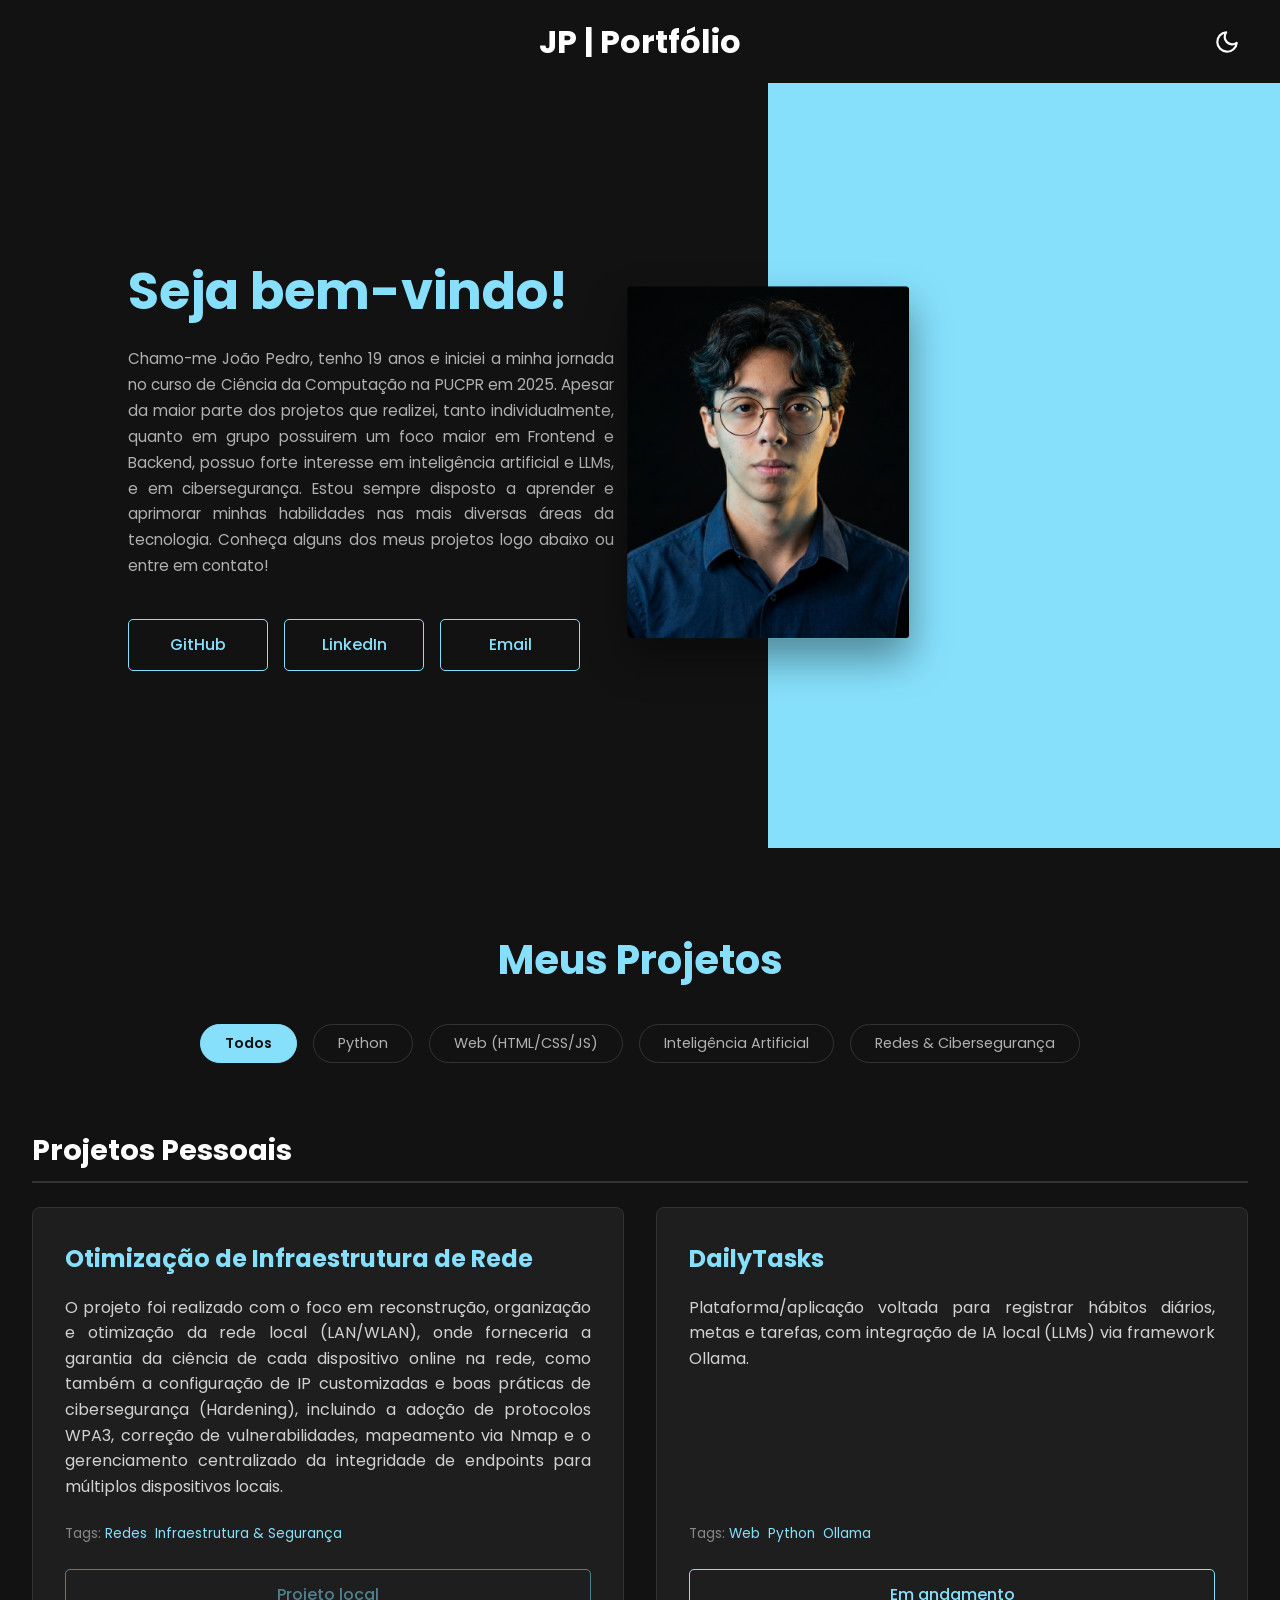
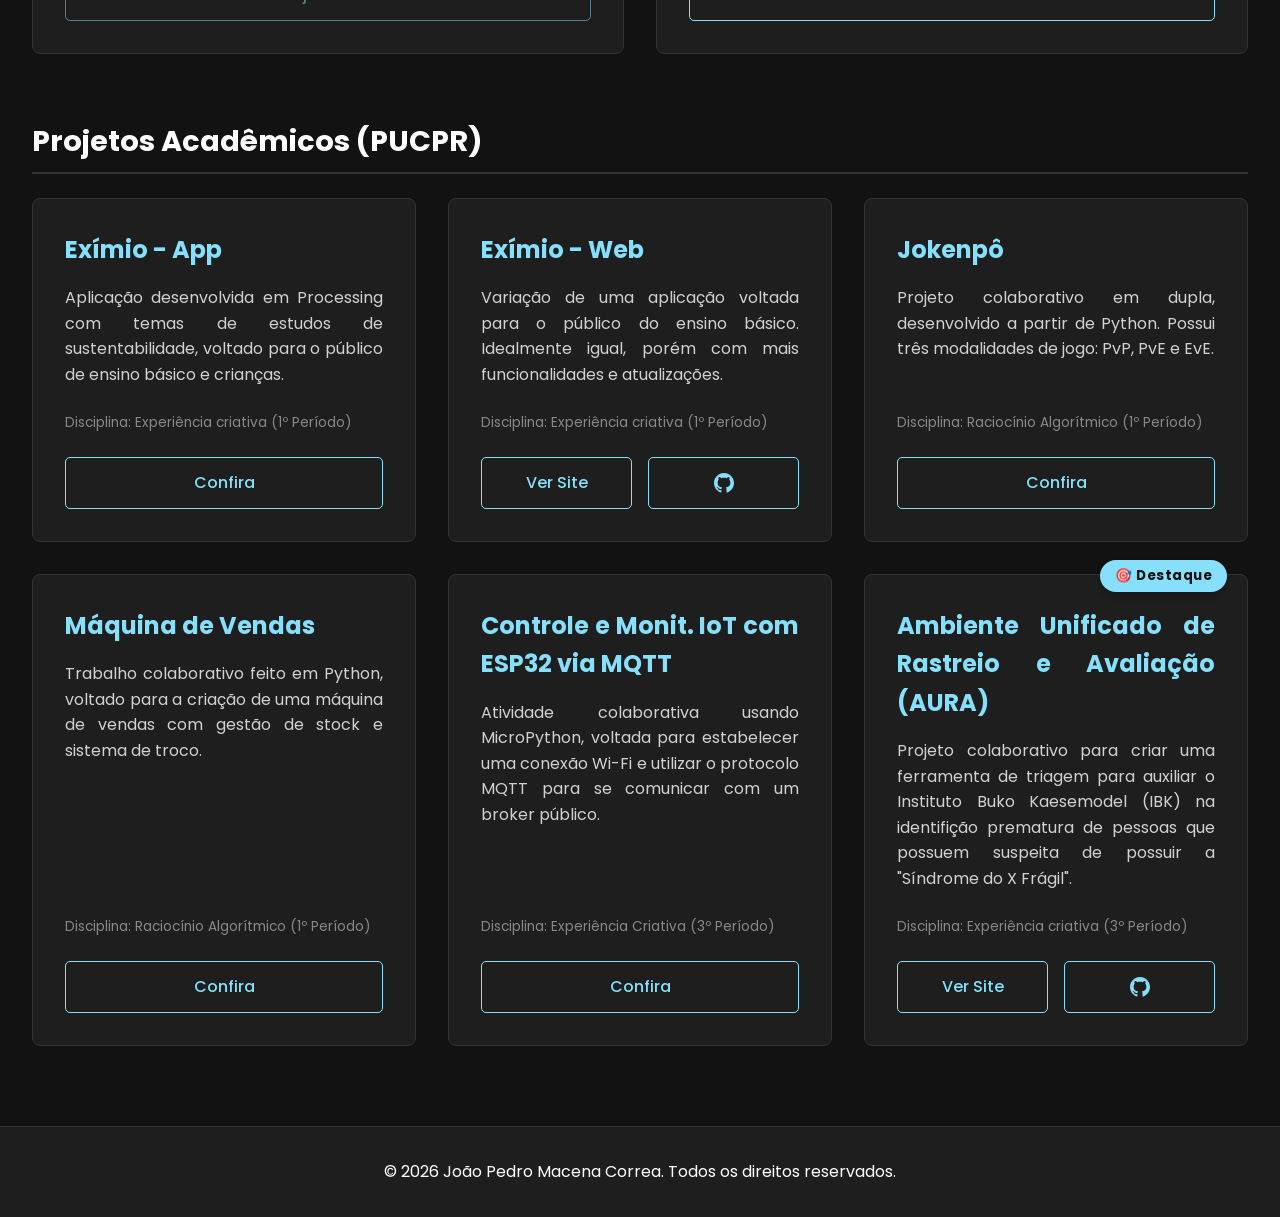
<file: index.html>
<!DOCTYPE html>
<html lang="pt-br">

    <head>
        <meta charset="UTF-8">
        <meta name="viewport" content="width=device-width, initial-scale=1">
        <title>JP | Portfólio</title>

        <link rel="stylesheet" href="CSS/style.css">
        <link href="https://fonts.googleapis.com/css2?family=Poppins:wght@300;400;500;700&display=swap" rel="stylesheet">

        <link rel="icon" href="favicon.png" type="image/x-icon">
        <link rel="shortcut icon" href="IMG/favicon.png" type="image/x-icon">
    </head>


    <body>
        <!-- Margem do título (título & botão p/ mudança de tema) -->
        <header class="header">
            <div class="container">
                <h3 class="logoTexto">JP | Portfólio</h3>

                <!-- Botão para trocar o tema -->
                <button onclick="toggleTheme()" title="Alternar tema" class="botaoTema">
                    <svg class="iconeSol" style="display: none;" xmlns="http://www.w3.org/2000/svg" width="24" height="24" viewBox="0 0 24 24" fill="none" stroke="currentColor" stroke-width="2" stroke-linecap="round" stroke-linejoin="round">
                        <circle cx="12" cy="12" r="5"></circle>
                        <line x1="12" y1="1" x2="12" y2="3"></line>
                        <line x1="12" y1="21" x2="12" y2="23"></line>
                        <line x1="4.22" y1="4.22" x2="5.64" y2="5.64"></line>
                        <line x1="18.36" y1="18.36" x2="19.78" y2="19.78"></line>
                        <line x1="1" y1="12" x2="3" y2="12"></line>
                        <line x1="21" y1="12" x2="23" y2="12"></line>
                        <line x1="4.22" y1="19.78" x2="5.64" y2="18.36"></line>
                        <line x1="18.36" y1="5.64" x2="19.78" y2="4.22"></line>
                    </svg>

                    <svg class="iconeLua" xmlns="http://www.w3.org/2000/svg" width="24" height="24" viewBox="0 0 24 24" fill="none" stroke="currentColor" stroke-width="2" stroke-linecap="round" stroke-linejoin="round">
                        <path d="M21 12.79A9 9 0 1 1 11.21 3 7 7 0 0 0 21 12.79z"></path>
                    </svg>
                </button>
            </div>
        </header>



        <main>
            <!-- Seção de introdução pessoal -->
            <!-- Bloco esquerdo para a descrição -->
            <section class="divisaoIntroducao">
                <div class="blocoEsquerdoIntroducao">
                    <div>
                        <h1 class="tituloIntroducao">Seja bem-vindo!</h1>
                        <p class="descricaoIntroducao">
                            Chamo-me João Pedro, tenho 19 anos e iniciei a minha jornada no curso de Ciência da Computação na PUCPR em 2025. Apesar da maior parte dos projetos que realizei, tanto individualmente, quanto em grupo possuirem um foco maior em Frontend e Backend, possuo forte interesse em inteligência artificial e LLMs, e em cibersegurança. Estou sempre disposto a aprender e aprimorar minhas habilidades nas mais diversas áreas da tecnologia. Conheça alguns dos meus projetos logo abaixo ou entre em contato!
                        </p>


                        <!-- Botões de redes sociais -->
                        <div class="botoesIntroducao">
                            <a href="https://github.com/Macenajp" target="_blank" title="Meu perfil no GitHub" class="botaoDeRedesSociais">GitHub</a>
                            <a href="https://www.linkedin.com/in/macenajp/" target="_blank" title="Meu perfil no LinkedIn" class="botaoDeRedesSociais">LinkedIn</a>
                            <a href="mailto:correa.macenajp@gmail.com" target="_blank" title="E-mail de contato" class="botaoDeRedesSociais">Email</a>
                        </div>
                    </div>
                </div>


                <!-- Bloco direito a foto -->
                <div class="blocoDireitoIntroducao"></div>

                <div class="containerFoto">
                    <img src="IMG/profilePic.png" alt="Foto de João Pedro" class="fotoIntroducao">
                </div>
            </section>
           


            <!-- Seção de exposição para os meus projetos realizados -->
            <section id="projetos" class="secaoProjetos">
                <div class="container">
                    <h2 class="titulosDasSessoes">Meus Projetos</h2>
                    
                    <div class="barraFiltros">
                        <button class="botaoFiltro ativo" data-filter="todos" aria-label="Todos os filtros"">Todos</button>
                        <button class="botaoFiltro" data-filter="python" aria-label="Filtro: Python">Python</button>
                        <button class="botaoFiltro" data-filter="web" aria-label="Filtro: Filtro: Web">Web (HTML/CSS/JS)</button>
                        <button class="botaoFiltro" data-filter="ia" aria-label="Filtro: Filtro: IA">Inteligência Artificial</button>
                        <button class="botaoFiltro" data-filter="redes" aria-label="Filtro: Filtro: Redes & Cibersegurança">Redes & Cibersegurança</button>
                    </div>


                    <!-- Bloco com os projetos pessoais e independentes -->
                    <div class="categoriaProjetos" style="margin-top: 4rem;">
                        <h3 class="tituloSubcategoria">Projetos Pessoais</h3>
                        <div class="projetos">
                            

                            <div class="projetosCaixas reveal" data-tech="redes">
                                <h3 class="projetoTitulo">Otimização de Infraestrutura de Rede</h3>
                                <p class="projetoDescricao">O projeto foi realizado com o foco em reconstrução, organização e otimização da rede local (LAN/WLAN), onde forneceria a garantia da ciência de cada dispositivo online na rede, como também a configuração de IP customizadas e boas práticas de cibersegurança (Hardening), incluindo a adoção de protocolos WPA3, correção de vulnerabilidades, mapeamento via Nmap e o gerenciamento centralizado da integridade de endpoints para múltiplos dispositivos locais.</p>
                                <p class="projetoTags">Tags: <span>Redes</span><span>Infraestrutura & Segurança</span></p>
                                <a href="#" class="botaoDosProjetos" style="opacity: 0.5; pointer-events: none;">Projeto local</a>
                            </div>


                            <div class="projetosCaixas reveal" data-tech="python ia">
                                <h3 class="projetoTitulo">DailyTasks</h3>
                                <p class="projetoDescricao">Plataforma/aplicação voltada para registrar hábitos diários, metas e tarefas, com integração de IA local (LLMs) via framework Ollama.</p>
                                <p class="projetoTags">Tags: <span>Web</span></Wev><span>Python</span><span>Ollama</span></p>
                                <a href="https://github.com/Macenajp/dailyTasksApp/tree/main" target="_blank" class="botaoDosProjetos">Em andamento</a>
                            </div>
                        </div>
                    </div>


                    <!-- Bloco com os projetos individuais e coletivos realizados pela faculdade -->
                    <div class="categoriaProjetos"   style="margin-top: 4rem;"></div> 
                        <h3 class="tituloSubcategoria">Projetos Acadêmicos (PUCPR)</h3>
                        <div class="projetos">

                            <div class="projetosCaixas reveal" data-tech="processing" data-periodo="1periodo">
                                <h3 class="projetoTitulo">Exímio - App</h3>
                                <p class="projetoDescricao">Aplicação desenvolvida em Processing com temas de estudos de sustentabilidade, voltado para o público de ensino básico e crianças.</p>
                                <p class="projetoTags">Disciplina: Experiência criativa (1º Período)</p>
                                <a href="https://github.com/Macenajp/BCC-PUCPR/tree/main/01%20-%20PRIMEIRO%20PER%C3%8DODO/03%20-%20EXPERI%C3%8ANCIA%20CRIATIVA/TRABALHO%20APP/ARQUIVOS" target="_blank" class="botaoDosProjetos">Confira</a>
                            </div>

                            <div class="projetosCaixas reveal" data-tech="web" data-periodo="1periodo">
                                <h3 class="projetoTitulo">Exímio - Web</h3>
                                <p class="projetoDescricao">Variação de uma aplicação voltada para o público do ensino básico. Idealmente igual, porém com mais funcionalidades e atualizações.</p>
                                <p class="projetoTags">Disciplina: Experiência criativa (1º Período)</p>
                                
                                <div class="botoesProjetoWrapper reveal">
                                    <a href="https://projeto-eximio.netlify.app/" target="_blank" class="botaoDosProjetos">Ver Site</a>
                                    <a href="https://github.com/Macenajp/BCC-PUCPR/tree/main/01%20-%20PRIMEIRO%20PER%C3%8DODO/03%20-%20EXPERI%C3%8ANCIA%20CRIATIVA/TRABALHO%20WEB/ARQUIVOS" target="_blank" class="botaoDosProjetos" title="Ver Código Fonte">
                                        <svg viewBox="0 0 24 24" width="20" height="20" fill="currentColor">
                                            <path d="M12 0c-6.626 0-12 5.373-12 12 0 5.302 3.438 9.8 8.207 11.387.599.111.793-.261.793-.577v-2.234c-3.338.726-4.033-1.416-4.033-1.416-.546-1.387-1.333-1.756-1.333-1.756-1.089-.745.083-.729.083-.729 1.205.084 1.839 1.237 1.839 1.237 1.07 1.834 2.807 1.304 3.492.997.107-.775.418-1.305.762-1.604-2.665-.305-5.467-1.334-5.467-5.931 0-1.311.469-2.381 1.236-3.221-.124-.303-.535-1.524.117-3.176 0 0 1.008-.322 3.301 1.23.957-.266 1.983-.399 3.003-.404 1.02.005 2.047.138 3.006.404 2.291-1.552 3.297-1.23 3.297-1.23.653 1.653.242 2.874.118 3.176.77.84 1.235 1.911 1.235 3.221 0 4.609-2.807 5.624-5.479 5.921.43.372.823 1.102.823 2.222v3.293c0 .319.192.694.801.576 4.765-1.589 8.199-6.086 8.199-11.386 0-6.627-5.373-12-12-12z"/>
                                        </svg>
                                    </a>
                                </div>
                            </div>

                            <div class="projetosCaixas reveal" data-tech="python" data-periodo="1periodo">
                                <h3 class="projetoTitulo">Jokenpô</h3>
                                <p class="projetoDescricao">Projeto colaborativo em dupla, desenvolvido a partir de Python. Possui três modalidades de jogo: PvP, PvE e EvE.</p>
                                <p class="projetoTags">Disciplina: Raciocínio Algorítmico (1º Período)</p>
                                <a href="https://github.com/Macenajp/BCC-PUCPR/blob/main/01%20-%20PRIMEIRO%20PER%C3%8DODO/02%20-%20RACIOC%C3%8DNIO%20ALGOR%C3%8DTMICO/TDE4%20-%20COLABORATIVO/jokenp%C3%B4Final.py" target="_blank" class="botaoDosProjetos">Confira</a>
                            </div>

                            <div class="projetosCaixas reveal" data-tech="python" data-periodo="1periodo">
                                <h3 class="projetoTitulo">Máquina de Vendas</h3>
                                <p class="projetoDescricao">Trabalho colaborativo feito em Python, voltado para a criação de uma máquina de vendas com gestão de stock e sistema de troco.</p>
                                <p class="projetoTags">Disciplina: Raciocínio Algorítmico (1º Período)</p>
                                <a href="https://github.com/Macenajp/BCC-PUCPR/blob/main/01%20-%20PRIMEIRO%20PER%C3%8DODO/02%20-%20RACIOC%C3%8DNIO%20ALGOR%C3%8DTMICO/TDE7%20-%20COLABORATIVO/maquinaComentado.py" target="_blank" class="botaoDosProjetos">Confira</a>
                            </div>

                            <div class="projetosCaixas reveal" data-tech="python" data-periodo="3periodo">
                                <h3 class="projetoTitulo">Controle e Monit. IoT com ESP32 via MQTT</h3>
                                <p class="projetoDescricao">Atividade colaborativa usando MicroPython, voltada para estabelecer uma conexão Wi-Fi e utilizar o protocolo MQTT para se comunicar com um broker público.</p>
                                <p class="projetoTags">Disciplina: Experiência Criativa (3º Período)</p>
                                <a href="https://github.com/Macenajp/BCC-PUCPR/blob/main/03%20-%20TERCEIRO%20PER%C3%8DODO/05%20-%20EXPERI%C3%8ANCIA%20CRIATIVA/AtividadeIoT.py" target="_blank" class="botaoDosProjetos">Confira</a>
                            </div>

                            
                            <div class="projetosCaixas reveal" data-tech="web, python" data-periodo="3periodo">

                                
                                <span class="badgeDestaque">🎯 Destaque</span>
                                
                                <h3 class="projetoTitulo">Ambiente Unificado de Rastreio e Avaliação (AURA)</h3>
                                <p class="projetoDescricao">Projeto colaborativo para criar uma ferramenta de triagem para auxiliar o Instituto Buko Kaesemodel (IBK) na identifição prematura de pessoas que possuem suspeita de possuir a "Síndrome do X Frágil".</p>
                                <p class="projetoTags">Disciplina: Experiência criativa (3º Período)</p>
                                <div class="botoesProjetoWrapper">
                                    <a href="https://projeto-aura.vercel.app/" target="_blank" class="botaoDosProjetos">Ver Site</a>
                                    <a href="https://github.com/pierrecraze/Projeto-AURA" target="_blank" class="botaoDosProjetos" title="Ver Código Fonte">
                                        <svg viewBox="0 0 24 24" width="20" height="20" fill="currentColor">
                                            <path d="M12 0c-6.626 0-12 5.373-12 12 0 5.302 3.438 9.8 8.207 11.387.599.111.793-.261.793-.577v-2.234c-3.338.726-4.033-1.416-4.033-1.416-.546-1.387-1.333-1.756-1.333-1.756-1.089-.745.083-.729.083-.729 1.205.084 1.839 1.237 1.839 1.237 1.07 1.834 2.807 1.304 3.492.997.107-.775.418-1.305.762-1.604-2.665-.305-5.467-1.334-5.467-5.931 0-1.311.469-2.381 1.236-3.221-.124-.303-.535-1.524.117-3.176 0 0 1.008-.322 3.301 1.23.957-.266 1.983-.399 3.003-.404 1.02.005 2.047.138 3.006.404 2.291-1.552 3.297-1.23 3.297-1.23.653 1.653.242 2.874.118 3.176.77.84 1.235 1.911 1.235 3.221 0 4.609-2.807 5.624-5.479 5.921.43.372.823 1.102.823 2.222v3.293c0 .319.192.694.801.576 4.765-1.589 8.199-6.086 8.199-11.386 0-6.627-5.373-12-12-12z"/>
                                        </svg>
                                    </a>
                                </div>
                            </div>

                        </div>
                    </div>
                </div>


            </section>
        </main>

        <footer class="footer">
            <div class="container">
                <p id="copyright">©     João Pedro Macena Correa. Todos os direitos reservados.</p>
            </div>
        </footer>

        <script src="script.js"></script>
    </body>
</html>
</file>
<file: CSS/style.css>
/* Código base do site */
* {
    box-sizing: border-box;
    padding: 0;
    margin: 0;

}

body {
    font-family: 'Poppins', sans-serif;
    background-color: #121212;
    line-height: 1.6;
    color: white;

}

.container {
    max-width: 1280px;
    padding: 0 2rem;
    margin: 0 auto;
    width: 100%;

}

.reveal {
    transition: opacity 0.8s ease-out, transform 0.8s ease-out;
    transform: translateY(40px);
    opacity: 0;

}

.reveal.ativo {
    opacity: 1;
    transform: translateY(0);

}





/* Mudança de tema da página */
/* Estilo do botão */
.header .container {
    position: relative;

}

.botaoTema {           
    transition: color 0.3s ease, transform 0.3s ease;    
    transform: translateY(-50%);
    justify-content: center;
    align-items: center;
    position: absolute;
    background: none;
    cursor: pointer;
    padding: 0.5rem;
    color: white;
    display: flex;
    border: none;
    right: 2rem;
    top: 50%;

}

/* Tamanho e transição dos ícones */
.botaoTema svg {
    width: 26px;
    height: 26px;

}

.botaoTema:hover {
    transform: translateY(-50%) scale(1.1);
    color: #86e0fc;

}

body.temaClaro {
    background-color: #f4f4f9;
    color: #121212;

}

body.temaClaro .header {
    background-color: rgba(244, 244, 249, 0.9);
    box-shadow: 0 2px 10px rgba(0,0,0,0.05);

}

body.temaClaro .logoTexto, 
body.temaClaro .botaoTema {
    color: #121212;

}

body.temaClaro .blocoEsquerdoIntroducao,
body.temaClaro .secaoProjetos {
    background-color: #f4f4f9;

}

body.temaClaro .descricaoIntroducao {
    color: #444;

}

body.temaClaro .tituloSubcategoria {
    border-bottom-color: #ccc;
    color: #86e0fc;

}

body.temaClaro .projetosCaixas {
    box-shadow: 0 4px 6px rgba(0,0,0,0.05);
    background-color: #ffffff;
    border-color: #ddd;

}

body.temaClaro .projetoDescricao {
    color: #555;

}

body.temaClaro .botaoFiltro {
    border-color: #ccc;
    color: #555;
    
}

body.temaClaro .botaoFiltro:hover, 
body.temaClaro .botaoFiltro.ativo {
    background-color: #86e0fc;
    border-color: #86e0fc;
    color: #121212;

}

body.temaClaro .footer {
    background-color: #ffffff;
    border-color: #ddd;
    color: #121212;
    
}





/* Área inicial */
.header {
    background-color: rgba(18, 18, 18, 0.8);
    position: relative;
    padding: 1rem 0;
    width: 100%;
    top: 0;

}

.nav {
    justify-content: space-between;
    align-items: center;
    display: flex;
    
}

.logoTexto {
    text-decoration: none;
    text-align: center;
    font-weight: 700;
    font-size: 2rem;
    display: block;
    color: white;
    
}





.botaoDeRedesSociais {
    border: 1px solid #86e0fc;
    transition: all 0.3s ease;
    justify-content: center;
    text-decoration: none;
    padding: 0.75rem 2rem;
    display: inline-flex;
    align-items: center;
    text-align: center;
    border-radius: 5px;
    font-weight: 500;
    min-width: 140px;
    color: #86e0fc;
    
}

.botaoDeRedesSociais:hover {
    background-color: #86e0fc;
    transform: scale(1.1);
    color: #121212;
    
}






/* Apresentação - Sobre mim */
.botoesIntroducao {
    justify-content: left;
    flex-wrap: wrap;
    display: flex;
    gap: 1rem;

}





/* Seção de introdução Geral */
.divisaoIntroducao {
    align-items: center;
    position: relative;
    min-height: 85vh;
    overflow: hidden;
    display: flex;
    width: 100%;

}





/* Seção de introdução | Bloco Esquerdo */
.blocoEsquerdoIntroducao {    
    background-color: #121212;
    padding: 4rem 12% 4rem 10%;
    justify-content: center;
    flex-direction: column;
    position: relative;
    min-height: 85vh;
    display: flex;
    z-index: 1;
    width: 60%;

}

.tituloIntroducao {
    font-size: clamp(2rem, 4vw, 3.5rem);
    margin-bottom: 1.5rem;
    font-weight: 700;
    line-height: 1.2;
    color: #86e0fc;
    
}

.descricaoIntroducao {
    font-size: clamp(0.95rem, 1.1vw, 1.1rem);
    margin-bottom: 2.5rem;
    text-align: justify;
    line-height: 1.7;
    color: #b0b0b0;

}





/* Seção de introdução | Bloco Direito */
.blocoDireitoIntroducao {
    background-color: #86e0fc; 
    min-height: 85vh;
    width: 40%; 
    
}





/* Seção de personalização da foto */
.containerFoto {
    transform: translate(-50%, -50%);
    position: absolute;
    z-index: 10;
    left: 60%; 
    top: 50%;
    
    
    

}

.fotoIntroducao {
    transition: transform .3s ease, border 0.6s ease;
    box-shadow: 0 20px 40px rgba(0,0,0,.4);
    width: clamp(220px, 22vw, 340px);
    aspect-ratio: 4 / 5;
    border-radius: 4px;
    object-fit: cover;
    
}

.fotoIntroducao:hover {
    border: 2px solid #86e0fc; 
    transform: scale(1.05);

}





/* Seção dos projetos e filtros */
.secaoProjetos {
    background-color: #121212;
    padding: 5rem 0;
    
}

.titulosDasSessoes {
    margin-bottom: 2rem;
    text-align: center;
    font-size: 2.5rem;
    font-weight: 700;
    color: #86e0fc;
    
}

.tituloSubcategoria {
    border-bottom: 2px solid #333;
    padding-bottom: 0.5rem;
    margin-bottom: 1.5rem;
    font-size: 1.8rem;
    color: #ffffff;
   
}

.botoesProjetoWrapper {
    display: flex;
    width: 100%;
    gap: 1rem;

}

.botoesProjetoWrapper .botaoDosProjetos {
    justify-content: center;
    align-items: center;
    display: flex;
    gap: 0.5rem;
    flex: 1;

}


/* Barra dos filtros */
.barraFiltros {
    justify-content: center;
    margin-bottom: 3rem;
    flex-wrap: wrap;
    display: flex;
    gap: 1rem;

}

.botaoFiltro {
    font-family: 'Poppins', sans-serif;
    background-color: transparent;
    transition: all 0.3s ease;
    border: 1px solid #333;
    font-size: 0.9rem;
    padding: 0.5rem 1.5rem;
    border-radius: 20px;
    color: #b0b0b0;
    cursor: pointer;
    
}

.botaoFiltro:hover, .botaoFiltro.ativo {
    background-color: #86e0fc;
    border-color: #86e0fc;
    font-weight: 600;
    color: #121212;
    
}





/* Seção do layout do projetos | Personalizaçõa dos projetos */
.projetos {
    grid-template-columns: repeat(auto-fit, minmax(300px, 1fr));
    display: grid;
    gap: 2rem;

}

.projetosCaixas {
    transition: transform 0.3s ease, box-shadow 0.3s ease;
    justify-content: space-between;
    background-color: #1e1e1e;
    border: 1px solid #333;
    flex-direction: column;
    text-align: justify;
    border-radius: 8px;
    padding: 2rem;
    display: flex;
    
}

.projetosCaixas:hover {
    box-shadow: 0 10px 20px rgba(0, 0, 0, 0.4);
    transform: translateY(-5px);
    border-color: #86e0fc;
}


.projetoTitulo {
    margin-bottom: 1rem;
    font-size: 1.5rem;
    color: #86e0fc;
    
}

.projetoDescricao {
    margin-bottom: 1.5rem;
    color: #d1d1d1;
    font-size: 1rem;
    flex-grow: 1; 
    
}

.projetoTags {
    margin-bottom: 1.5rem;
    font-size: 0.85rem;
    color: #888;
    
}

.projetoTags span {
    margin-right: 8px;
    color: #86e0fc;
    
}

.botaoDosProjetos {
    border: 1px solid #86e0fc;
    transition: all 0.3s ease;
    text-decoration: none;
    padding: 0.75rem 0;
    text-align: center;
    border-radius: 5px;
    font-weight: 500;
    color: #86e0fc;
    display: block;
    width: 100%;

}

.botaoDosProjetos:hover {
    background-color: #86e0fc;
    color: #121212;

}

.escondido {
    display: none !important;

}


/* Personalização para destacar o projeto "AURA"*/
.projeto-destaque {
    position: relative;
    border: 2px solid #86e0fc;
    box-shadow: 0 0 15px rgba(134, 224, 252, 0.15);
    transform: scale(1.02); /* Deixa o card levemente maior que os outros */
    z-index: 1;
}

.projeto-destaque:hover {
    box-shadow: 0 0 25px rgba(134, 224, 252, 0.3);
}

.badgeDestaque {
    box-shadow: 0 4px 6px rgba(0,0,0,0.2);
    background-color: #86e0fc;
    letter-spacing: 0.5px;
    border-radius: 20px;
    position: absolute;
    font-size: 0.85rem;
    padding: 5px 15px;
    color: #121212;
    font-weight: 700;
    right: 20px;
    top: -15px;

}

/* Ajuste do brilho para o tema claro */
body.tema-claro .projeto-destaque {
    box-shadow: 0 4px 15px rgba(134, 224, 252, 0.4);
}

body.tema-claro .projeto-destaque:hover {
    box-shadow: 0 6px 25px rgba(134, 224, 252, 0.6);
}





/* Seção de rodapé | Personalização do footer */
.footer {
    border-top: 1px solid #333;
    background-color: #1e1e1e;
    text-align: center;
    padding: 2rem 0;
}





/* Responsividade geral do site */
@media (min-width: 1360px) {
    .container {
        max-width: 1280px;

    }
}





@media (max-width: 768px) {
    .projetos {
        grid-template-columns: 1fr; 

    }

    .barraFiltros {
        flex-direction: column;
        align-items: center;

    }

    .botaoFiltro {
        max-width: 300px;
        width: 100%;

    }
}





@media (max-width: 992px) {
    .divisaoIntroducao {
        flex-direction: column;
        min-height: auto;

    }

    .blocoEsquerdoIntroducao {
        padding: 2rem 1.5rem 4rem 1.5rem;
        text-align: center;
        min-height: auto;
        width: 100%;

    }

    .blocoDireitoIntroducao {
        height: 200px;
        order: 1;

    }

    .containerFoto {
        transform: translate(-50%, -50%);
        margin-bottom: -100px;
        position: relative;
        text-align: center;
        left: 50%;
        order: 1;
        top: 0;
        
    }

    .fotoIntroducao {
        width: clamp(200px, 60vw, 280px); /* Fica perfeita em qualquer celular */
        margin: 0 auto;

    }
}



/* Responsividade Mobile e Tablets */
@media (max-width: 992px) {
    .divisaoIntroducao {
        flex-direction: column; 
        padding-top: 4rem; 
        min-height: auto;
        
    }

    .blocoEsquerdoIntroducao {
        padding: 2rem 1.5rem 4rem 1.5rem;
        text-align: center;
        min-height: auto;
        width: 100%;
        order: 2;

    }

    .blocoDireitoIntroducao {
        display: none !important;

    }

    .containerFoto {
        margin: 0 auto 2rem auto;
        justify-content: center;
        position: relative;
        transform: none;
        display: flex;
        width: 100%;
        z-index: 10;
        left: auto;
        top: auto;
        order: 1;

    }

    .fotoIntroducao {
        width: clamp(200px, 60vw, 280px);
        aspect-ratio: 4 / 5;
        margin: 0 auto;

    }

    .descricaoIntroducao {
        margin: 0 auto 2.5rem auto;
        text-align: center;

    }

    .botoesIntroducao {
        justify-content: center;

    }
}





@media (max-width: 576px) {

    .container {
        padding: 0 1rem;

    }

    .logoTexto {
        font-size: 1.5rem;

    }

    .tituloIntroducao {
        font-size: 2rem;

    }


    .descricaoIntroducao {
        font-size: 1rem;

    }

    .projetosCaixas {
        padding: 1.5rem;

    }

    .projetoTitulo {
        font-size: 1.25rem;

    }

    .botaoDeRedesSociais,
    .botaoDosProjetos {
        width: 100%;

    }
}






@media (min-width: 1920px) {
    .container {
        max-width: 1440px;

    }
}






@media (min-width: 2560px) {
    .container {
        max-width: 1600px;

    }
}
</file>
